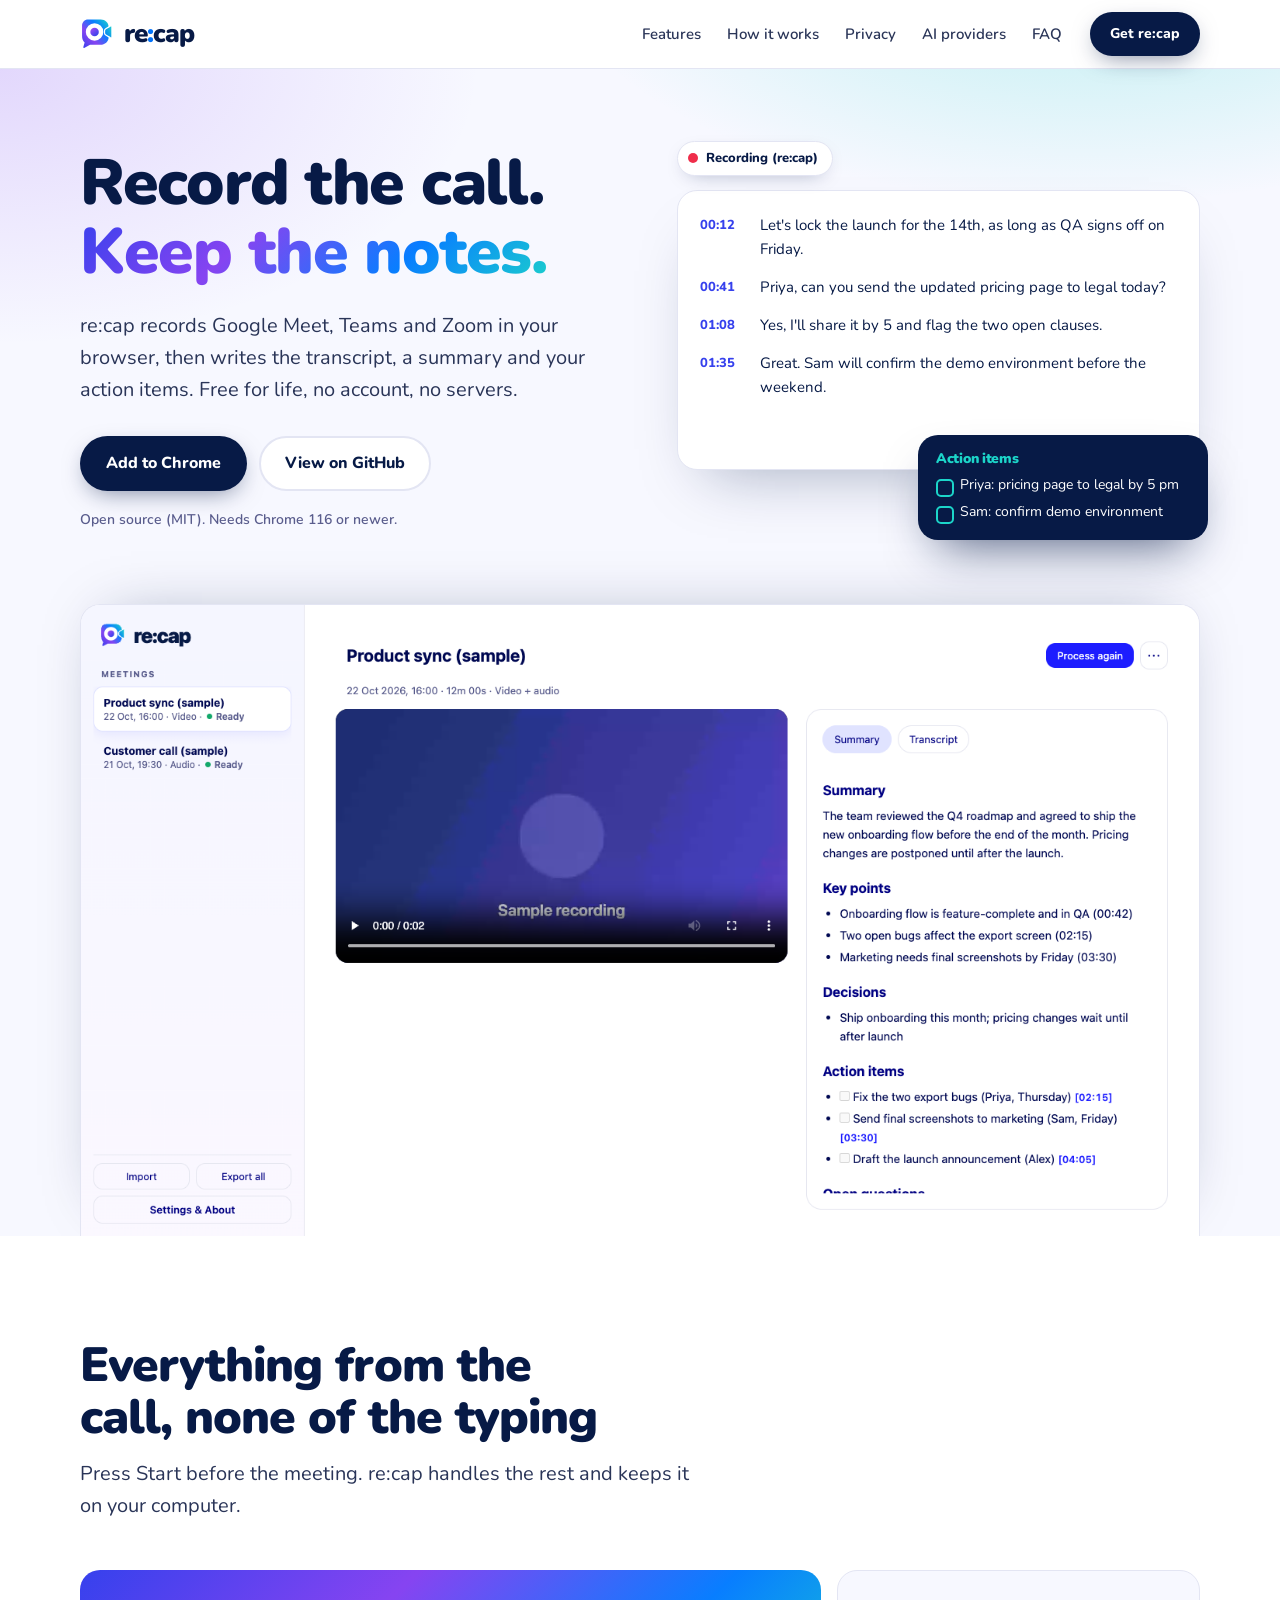
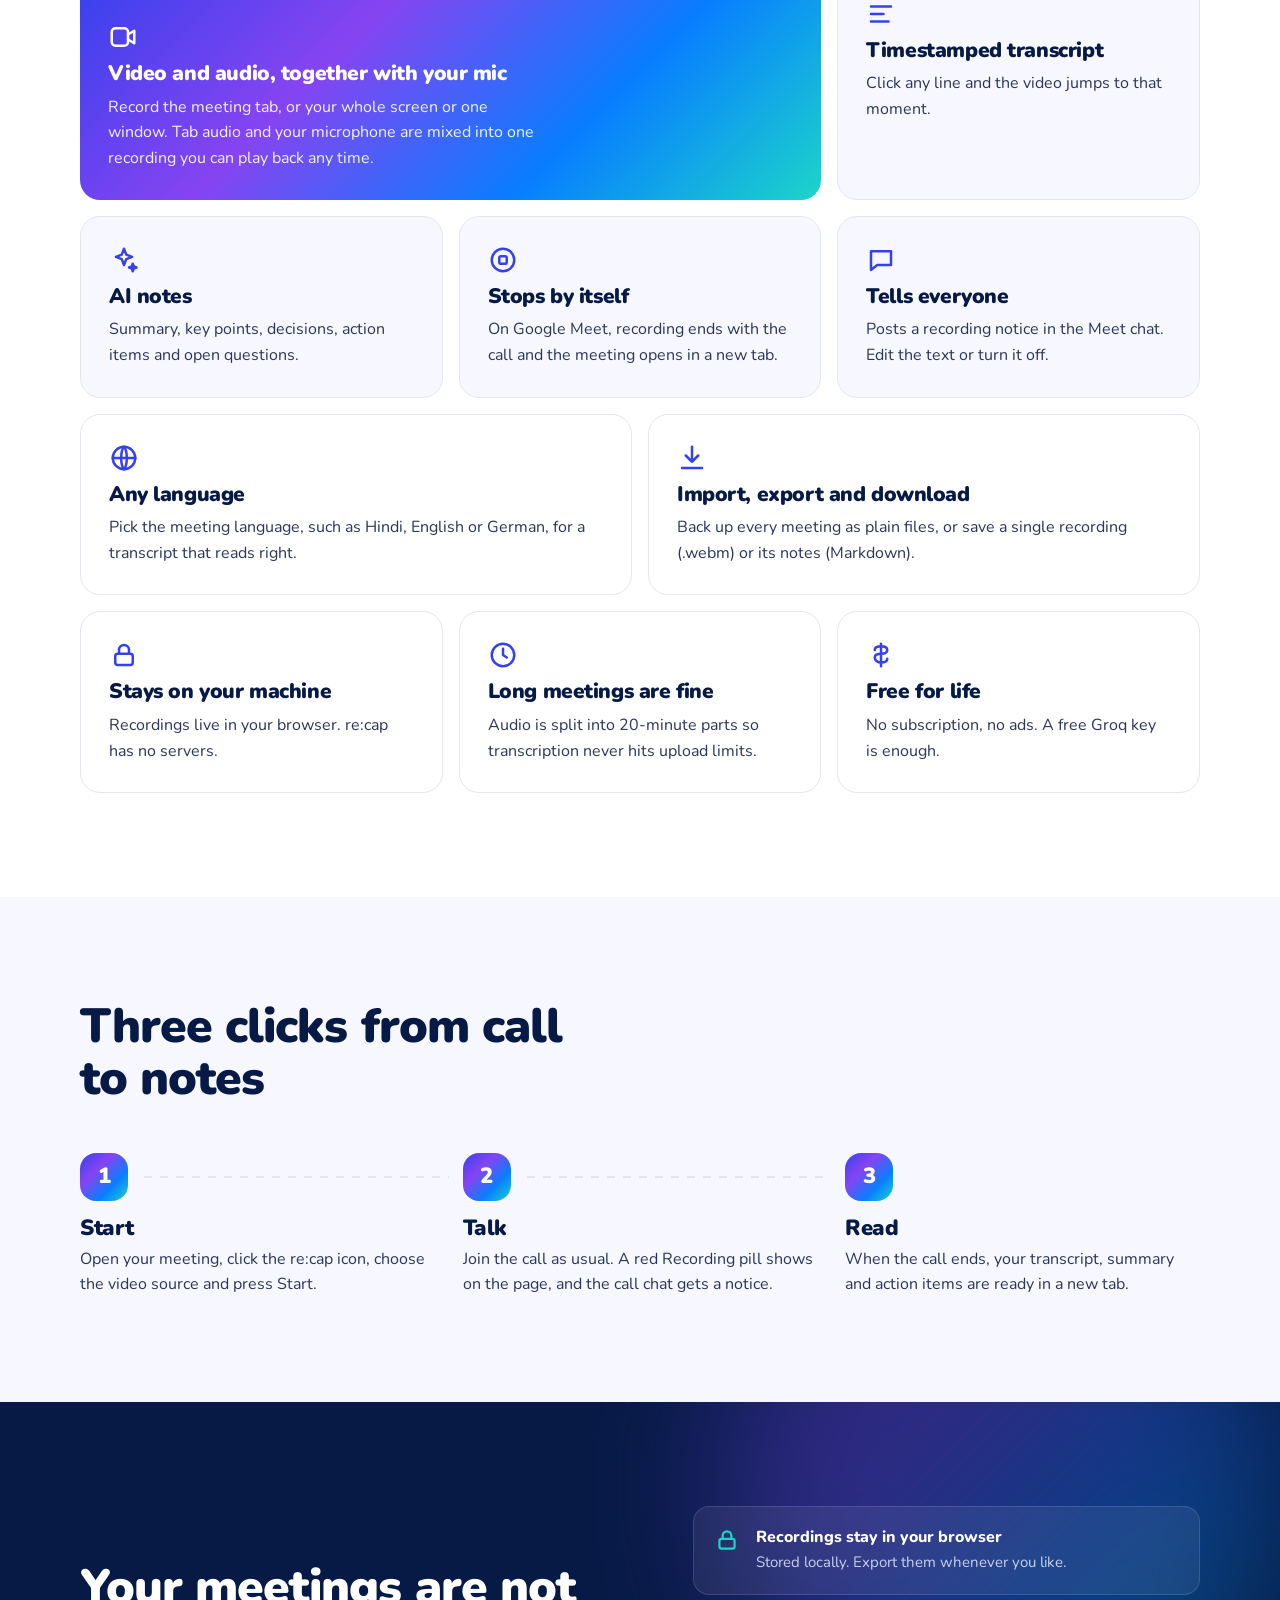
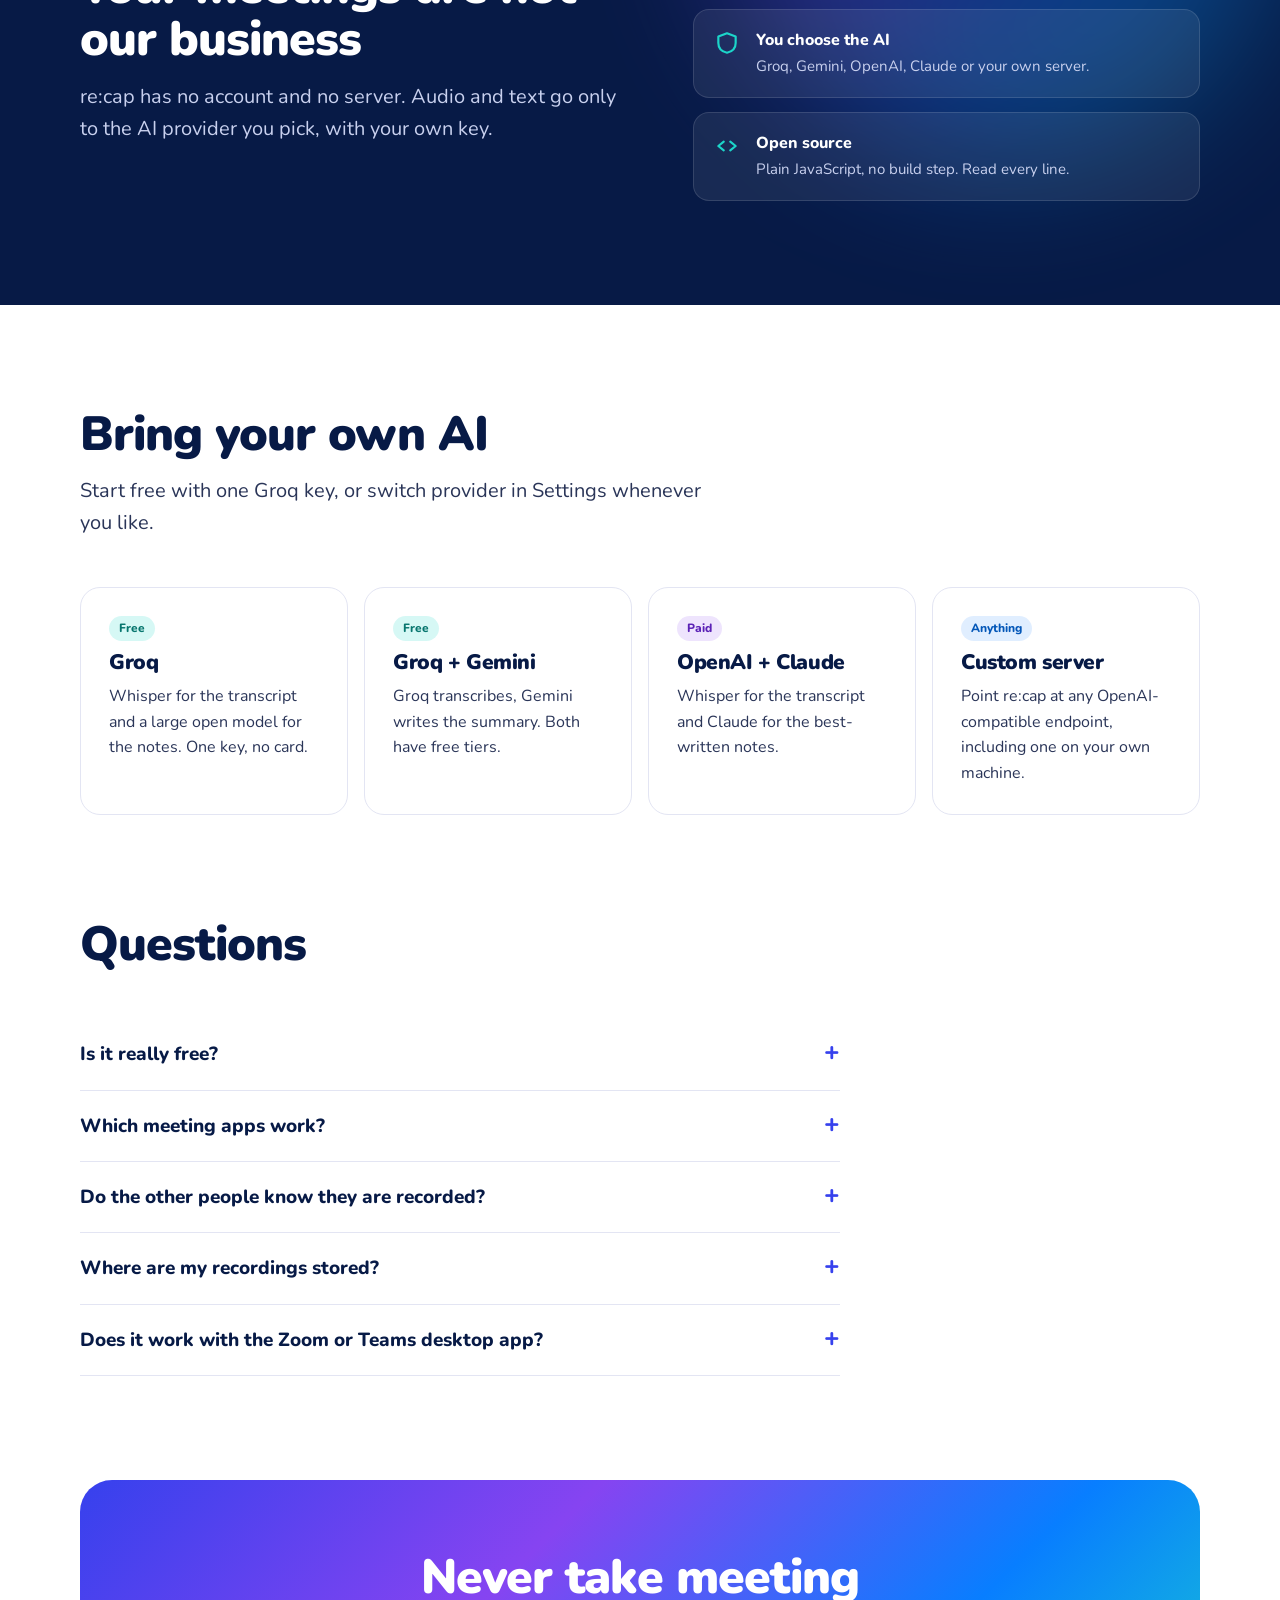
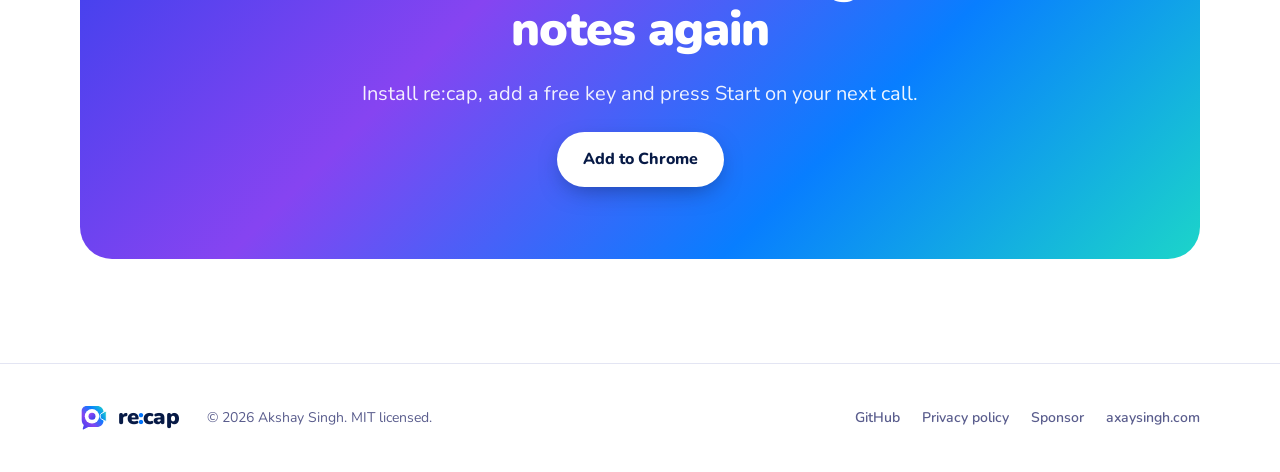
<file: docs/index.html>
<!doctype html>
<html lang="en">
<head>
<meta charset="utf-8">
<meta name="viewport" content="width=device-width, initial-scale=1">
<title>re:cap – Record meetings, get the notes</title>
<meta name="description" content="re:cap is a free Chrome extension that records Google Meet, Teams and Zoom calls in your browser and turns them into a transcript, an AI summary and action items. No account, no servers.">
<meta property="og:title" content="re:cap – Record meetings, get the notes">
<meta property="og:description" content="Free Chrome extension. Record a call, get the transcript, summary and action items. Your recordings stay on your machine.">
<meta property="og:image" content="screenshot-meeting.png">
<link rel="icon" href="assets/favicon.svg" type="image/svg+xml">
<link rel="preconnect" href="https://fonts.googleapis.com">
<link rel="preconnect" href="https://fonts.gstatic.com" crossorigin>
<link href="https://fonts.googleapis.com/css2?family=Nunito:wght@400;600;800;900&display=swap" rel="stylesheet">
<style>
:root{
  --ink:#071a46; --ink-2:#2a3558; --muted:#5a5d8d; --line:#e3e5f3; --bg:#f7f8ff; --white:#fff;
  --indigo:#3641ed; --violet:#8644f1; --blue:#0072fa; --cyan:#1cd5c9; --pink:#ab49f8;
  --grad:linear-gradient(135deg,#3641ed 0%,#8644f1 35%,#087eff 68%,#1cd5c9 100%);
  --radius:20px;
}
*{box-sizing:border-box;margin:0}
html{scroll-behavior:smooth}
body{overflow-x:clip;font-family:"Nunito",system-ui,sans-serif;color:var(--ink);background:var(--white);line-height:1.6;-webkit-font-smoothing:antialiased}
img{max-width:100%;height:auto;display:block}
a{color:inherit}
:focus-visible{outline:3px solid var(--blue);outline-offset:3px;border-radius:6px}
.wrap{width:calc(100% - 40px);max-width:1120px;margin-left:auto;margin-right:auto}
h1,h2,h3{font-weight:900;letter-spacing:-.02em;line-height:1.08}
h2{font-size:clamp(30px,4.4vw,48px);max-width:18ch}
.lead{font-size:clamp(17px,2vw,20px);color:var(--ink-2);max-width:52ch}

/* nav */
header{position:sticky;top:0;z-index:20;background:rgba(255,255,255,.82);backdrop-filter:blur(14px);border-bottom:1px solid var(--line)}
nav{display:flex;align-items:center;gap:28px;height:68px}
.brand{display:flex;align-items:center;gap:10px;text-decoration:none;font-weight:900;font-size:26px;letter-spacing:-.04em}
.brand img{width:34px;height:34px}
.brand i{font-style:normal;color:var(--blue)}
nav .links{margin-left:auto;display:flex;gap:26px;font-weight:600;font-size:15px}
nav .links a{text-decoration:none;color:var(--ink-2)}
nav .links a:hover{color:var(--indigo)}
.btn{display:inline-flex;align-items:center;gap:8px;padding:13px 24px;border-radius:999px;font-weight:800;font-size:16px;text-decoration:none;border:2px solid transparent;transition:transform .15s,box-shadow .15s}
.btn:hover{transform:translateY(-2px)}
.btn-primary{background:var(--ink);color:#fff;box-shadow:0 8px 24px -8px rgba(7,26,70,.55)}
.btn-ghost{border-color:var(--line);background:#fff}
.btn-ghost:hover{border-color:var(--indigo)}
.btn-sm{padding:9px 18px;font-size:14px}

/* hero */
.hero{position:relative;overflow:hidden;padding:72px 0 0;background:
  radial-gradient(900px 420px at 85% -10%,rgba(28,213,201,.28),transparent 60%),
  radial-gradient(800px 460px at 0% 0%,rgba(134,68,241,.18),transparent 60%),var(--bg)}
.hero-grid{display:grid;grid-template-columns:minmax(0,1.05fr) minmax(0,1fr);gap:48px;align-items:center}
.hero h1{font-size:clamp(38px,5vw,64px);margin-bottom:22px}
.hero h1 span{background:var(--grad);-webkit-background-clip:text;background-clip:text;color:transparent}
.cta{display:flex;flex-wrap:wrap;gap:12px;margin:30px 0 18px}
.fine{font-size:14px;color:var(--muted);font-weight:600}

.demo{position:relative;padding-bottom:70px}
.rec{display:inline-flex;align-items:center;gap:8px;background:#fff;border:1px solid var(--line);border-radius:999px;padding:6px 14px 6px 10px;font-weight:800;font-size:13px;box-shadow:0 6px 20px -10px rgba(7,26,70,.4)}
.rec b{width:10px;height:10px;border-radius:50%;background:#ef2d4a;animation:pulse 1.6s infinite}
@keyframes pulse{50%{opacity:.25}}
.card{background:#fff;border:1px solid var(--line);border-radius:var(--radius);box-shadow:0 30px 60px -30px rgba(7,26,70,.35)}
.transcript{margin-top:14px;padding:22px;display:grid;gap:14px;min-height:262px;padding-bottom:70px;align-content:start}
.line{display:grid;grid-template-columns:48px 1fr;gap:12px;font-size:15px;opacity:0;transform:translateY(6px);animation:in .5s forwards}
.line time{font-weight:800;color:var(--indigo);font-size:13px;padding-top:2px}
.line:nth-child(1){animation-delay:.4s}.line:nth-child(2){animation-delay:1.6s}.line:nth-child(3){animation-delay:2.8s}.line:nth-child(4){animation-delay:4s}
@keyframes in{to{opacity:1;transform:none}}
.todo{position:absolute;right:-8px;bottom:0;width:min(290px,80%);padding:16px 18px;background:var(--ink);color:#fff;border-radius:var(--radius);box-shadow:0 24px 50px -20px rgba(7,26,70,.7);opacity:0;animation:in .6s 5.2s forwards}
.todo h3{font-size:14px;margin-bottom:8px;color:var(--cyan)}
.todo ul{padding:0}
.todo li{list-style:none;font-size:14px;padding-left:24px;position:relative;margin-top:5px}
.todo li::before{content:"";position:absolute;left:0;top:5px;width:14px;height:14px;border-radius:5px;border:2px solid var(--cyan)}
.shot{margin-top:64px;border-radius:var(--radius) var(--radius) 0 0;border:1px solid var(--line);border-bottom:0;box-shadow:0 -10px 60px -30px rgba(7,26,70,.4);overflow:hidden;background:#fff}

/* sections */
section{padding:104px 0}
.sec-head{margin-bottom:48px;display:grid;gap:14px}

/* bento */
.bento{display:grid;grid-template-columns:repeat(6,1fr);gap:16px}
.tile{padding:28px;border-radius:var(--radius);background:var(--bg);border:1px solid var(--line);display:flex;flex-direction:column;gap:10px}
.tile h3{font-size:21px}
.tile p{color:var(--ink-2);font-size:16px}
.tile svg{width:30px;height:30px;stroke:var(--indigo);fill:none;stroke-width:2;stroke-linecap:round;stroke-linejoin:round}
.t-a{grid-column:span 4;background:var(--grad);color:#fff;border:0;min-height:230px;justify-content:flex-end}
.t-a p,.t-a h3{color:#fff}.t-a p{opacity:.92;max-width:44ch}.t-a svg{stroke:#fff}
.t-b{grid-column:span 2}.t-c{grid-column:span 2}.t-d{grid-column:span 2}.t-e{grid-column:span 2}
.t-f{grid-column:span 3;background:#fff}.t-g{grid-column:span 3;background:#fff}
.t-h{grid-column:span 2;background:#fff}.t-i{grid-column:span 2;background:#fff}.t-j{grid-column:span 2;background:#fff}

/* steps */
.steps{background:var(--bg)}
.steps ol{list-style:none;padding:0;display:grid;grid-template-columns:repeat(3,1fr);gap:28px;counter-reset:s}
.steps li{counter-increment:s;position:relative;padding-top:64px}
.steps li::before{content:counter(s);position:absolute;top:0;left:0;width:48px;height:48px;border-radius:16px;background:var(--grad);color:#fff;font-weight:900;font-size:22px;display:grid;place-items:center}
.steps li:not(:last-child)::after{content:"";position:absolute;top:23px;left:64px;right:-14px;height:2px;background:repeating-linear-gradient(90deg,var(--line) 0 8px,transparent 8px 16px)}
.steps h3{font-size:22px;margin-bottom:6px}
.steps p{color:var(--ink-2)}

/* privacy band */
.band{background:var(--ink);color:#fff;position:relative;overflow:hidden}
.band::before{content:"";position:absolute;width:560px;height:560px;right:0;top:-200px;border-radius:50%;background:var(--grad);opacity:.35;filter:blur(70px)}
.band .wrap{position:relative;display:grid;grid-template-columns:1.1fr 1fr;gap:56px;align-items:center}
.band .lead{color:#c8d0ee}
.facts{display:grid;gap:14px}
.fact{display:flex;gap:16px;padding:18px 20px;border-radius:16px;background:rgba(255,255,255,.07);border:1px solid rgba(255,255,255,.12)}
.fact svg{flex:none;width:26px;height:26px;stroke:var(--cyan);fill:none;stroke-width:2;stroke-linecap:round;stroke-linejoin:round;margin-top:2px}
.fact b{display:block;font-weight:800}
.fact span{color:#c8d0ee;font-size:15px}

/* providers */
.prov{display:grid;grid-template-columns:repeat(4,1fr);gap:16px}
.prov .tile{background:#fff}
.tag{align-self:flex-start;font-size:12px;font-weight:800;padding:3px 10px;border-radius:999px;background:rgba(28,213,201,.18);color:#08766f}
.tag.paid{background:rgba(134,68,241,.14);color:#5b21b6}
.tag.any{background:rgba(0,114,250,.12);color:#0457b8}

/* faq */
.faq{max-width:760px}
details{border-bottom:1px solid var(--line);padding:20px 0}
summary{cursor:pointer;font-weight:800;font-size:19px;list-style:none;display:flex;justify-content:space-between;gap:20px}
summary::-webkit-details-marker{display:none}
summary::after{content:"+";font-size:26px;line-height:1;color:var(--indigo);transition:transform .2s}
details[open] summary::after{transform:rotate(45deg)}
details p{margin-top:10px;color:var(--ink-2)}

/* final cta + footer */
.final{padding:0 0 104px}
.final .box{border-radius:32px;padding:72px 32px;text-align:center;color:#fff;background:var(--grad);display:grid;gap:22px;justify-items:center}
.final h2{max-width:16ch}
.final .btn-primary{background:#fff;color:var(--ink)}
footer{border-top:1px solid var(--line);padding:36px 0;font-size:14px;color:var(--muted)}
footer .wrap{display:flex;flex-wrap:wrap;gap:16px 28px;align-items:center}
footer .brand{font-size:22px;color:var(--ink)}
footer .brand img{width:28px;height:28px}
footer .r{margin-left:auto;display:flex;gap:22px;flex-wrap:wrap}
footer a{text-decoration:none;font-weight:600}footer a:hover{color:var(--indigo)}

@media (max-width:900px){
  nav .links{display:none}nav .btn{margin-left:auto}
  .hero-grid,.band .wrap{grid-template-columns:minmax(0,1fr)}
  .bento{grid-template-columns:repeat(2,minmax(0,1fr))}
  .t-a{grid-column:span 2}.t-b,.t-c,.t-d,.t-e,.t-f,.t-g,.t-h,.t-i,.t-j{grid-column:span 1}
  .steps ol{grid-template-columns:1fr}.steps li:not(:last-child)::after{display:none}
  .prov{grid-template-columns:1fr 1fr}
  section{padding:72px 0}
}
@media (max-width:560px){
  .bento,.prov{grid-template-columns:1fr}.t-a,.t-b,.t-c,.t-d,.t-e,.t-f,.t-g,.t-h,.t-i,.t-j{grid-column:auto}
  .todo{position:relative;right:auto;margin:14px 0 0;width:100%}
  footer .r{margin-left:0}
}
@media (prefers-reduced-motion:reduce){
  *{animation-duration:.01ms!important;animation-delay:0s!important;transition:none!important}
  html{scroll-behavior:auto}
}
</style>
</head>
<body>

<header>
  <div class="wrap">
    <nav aria-label="Main">
      <a class="brand" href="#top"><img src="assets/logo-mark.svg" alt=""><span>re<i>:</i>cap</span></a>
      <div class="links">
        <a href="#features">Features</a><a href="#how">How it works</a><a href="#privacy">Privacy</a><a href="#ai">AI providers</a><a href="#faq">FAQ</a>
      </div>
      <a class="btn btn-primary btn-sm" href="https://github.com/yudizaxay/re-cap#install">Get re:cap</a>
    </nav>
  </div>
</header>

<main id="top">
<div class="hero">
  <div class="wrap">
    <div class="hero-grid">
      <div>
        <h1>Record the call.<br><span>Keep the notes.</span></h1>
        <p class="lead">re:cap records Google Meet, Teams and Zoom in your browser, then writes the transcript, a summary and your action items. Free for life, no account, no servers.</p>
        <div class="cta">
          <a class="btn btn-primary" href="https://github.com/yudizaxay/re-cap#install">Add to Chrome</a>
          <a class="btn btn-ghost" href="https://github.com/yudizaxay/re-cap">View on GitHub</a>
        </div>
        <p class="fine">Open source (MIT). Needs Chrome 116 or newer.</p>
      </div>

      <div class="demo" aria-label="Example of a live transcript and action items">
        <span class="rec"><b></b>Recording (re:cap)</span>
        <div class="card transcript">
          <div class="line"><time>00:12</time><span>Let's lock the launch for the 14th, as long as QA signs off on Friday.</span></div>
          <div class="line"><time>00:41</time><span>Priya, can you send the updated pricing page to legal today?</span></div>
          <div class="line"><time>01:08</time><span>Yes, I'll share it by 5 and flag the two open clauses.</span></div>
          <div class="line"><time>01:35</time><span>Great. Sam will confirm the demo environment before the weekend.</span></div>
        </div>
        <div class="todo">
          <h3>Action items</h3>
          <ul>
            <li>Priya: pricing page to legal by 5 pm</li>
            <li>Sam: confirm demo environment</li>
          </ul>
        </div>
      </div>
    </div>

    <div class="shot">
      <img src="screenshot-meeting.png" width="1440" height="813" alt="re:cap meeting page with the video, summary and action items">
    </div>
  </div>
</div>

<section id="features">
  <div class="wrap">
    <div class="sec-head">
      <h2>Everything from the call, none of the typing</h2>
      <p class="lead">Press Start before the meeting. re:cap handles the rest and keeps it on your computer.</p>
    </div>
    <div class="bento">
      <div class="tile t-a">
        <svg viewBox="0 0 24 24"><rect x="3" y="5" width="13" height="14" rx="3"/><path d="M16 10l5-3v10l-5-3"/></svg>
        <h3>Video and audio, together with your mic</h3>
        <p>Record the meeting tab, or your whole screen or one window. Tab audio and your microphone are mixed into one recording you can play back any time.</p>
      </div>
      <div class="tile t-b">
        <svg viewBox="0 0 24 24"><path d="M4 6h16M4 12h10M4 18h14"/></svg>
        <h3>Timestamped transcript</h3>
        <p>Click any line and the video jumps to that moment.</p>
      </div>
      <div class="tile t-c">
        <svg viewBox="0 0 24 24"><path d="M12 3l1.8 4.7L18.5 9.5l-4.7 1.8L12 16l-1.8-4.7L5.5 9.5l4.7-1.8z"/><path d="M19 15l.8 2.2L22 18l-2.2.8L19 21l-.8-2.2L16 18l2.2-.8z"/></svg>
        <h3>AI notes</h3>
        <p>Summary, key points, decisions, action items and open questions.</p>
      </div>
      <div class="tile t-d">
        <svg viewBox="0 0 24 24"><circle cx="12" cy="12" r="9"/><rect x="9" y="9" width="6" height="6" rx="1.5"/></svg>
        <h3>Stops by itself</h3>
        <p>On Google Meet, recording ends with the call and the meeting opens in a new tab.</p>
      </div>
      <div class="tile t-e">
        <svg viewBox="0 0 24 24"><path d="M4 5h16v11H9l-5 4z"/></svg>
        <h3>Tells everyone</h3>
        <p>Posts a recording notice in the Meet chat. Edit the text or turn it off.</p>
      </div>
      <div class="tile t-f">
        <svg viewBox="0 0 24 24"><circle cx="12" cy="12" r="9"/><path d="M3 12h18M12 3c3 3.3 3 14.7 0 18M12 3c-3 3.3-3 14.7 0 18"/></svg>
        <h3>Any language</h3>
        <p>Pick the meeting language, such as Hindi, English or German, for a transcript that reads right.</p>
      </div>
      <div class="tile t-g">
        <svg viewBox="0 0 24 24"><path d="M12 3v12M7 10l5 5 5-5M4 20h16"/></svg>
        <h3>Import, export and download</h3>
        <p>Back up every meeting as plain files, or save a single recording (.webm) or its notes (Markdown).</p>
      </div>
      <div class="tile t-h">
        <svg viewBox="0 0 24 24"><rect x="5" y="11" width="14" height="9" rx="2"/><path d="M8 11V8a4 4 0 018 0v3"/></svg>
        <h3>Stays on your machine</h3>
        <p>Recordings live in your browser. re:cap has no servers.</p>
      </div>
      <div class="tile t-i">
        <svg viewBox="0 0 24 24"><circle cx="12" cy="12" r="9"/><path d="M12 7v5l3 2"/></svg>
        <h3>Long meetings are fine</h3>
        <p>Audio is split into 20-minute parts so transcription never hits upload limits.</p>
      </div>
      <div class="tile t-j">
        <svg viewBox="0 0 24 24"><path d="M12 3v18M7 8c0-2 2-3 5-3s5 1 5 3-2 3-5 3-5 1-5 3 2 4 5 4 5-1 5-3"/></svg>
        <h3>Free for life</h3>
        <p>No subscription, no ads. A free Groq key is enough.</p>
      </div>
    </div>
  </div>
</section>

<section id="how" class="steps">
  <div class="wrap">
    <div class="sec-head"><h2>Three clicks from call to notes</h2></div>
    <ol>
      <li><h3>Start</h3><p>Open your meeting, click the re:cap icon, choose the video source and press Start.</p></li>
      <li><h3>Talk</h3><p>Join the call as usual. A red Recording pill shows on the page, and the call chat gets a notice.</p></li>
      <li><h3>Read</h3><p>When the call ends, your transcript, summary and action items are ready in a new tab.</p></li>
    </ol>
  </div>
</section>

<section id="privacy" class="band">
  <div class="wrap">
    <div>
      <h2>Your meetings are not our business</h2>
      <p class="lead" style="margin-top:16px">re:cap has no account and no server. Audio and text go only to the AI provider you pick, with your own key.</p>
    </div>
    <div class="facts">
      <div class="fact"><svg viewBox="0 0 24 24"><rect x="5" y="11" width="14" height="9" rx="2"/><path d="M8 11V8a4 4 0 018 0v3"/></svg><div><b>Recordings stay in your browser</b><span>Stored locally. Export them whenever you like.</span></div></div>
      <div class="fact"><svg viewBox="0 0 24 24"><path d="M12 3l8 3v6c0 5-3.5 8-8 9-4.5-1-8-4-8-9V6z"/></svg><div><b>You choose the AI</b><span>Groq, Gemini, OpenAI, Claude or your own server.</span></div></div>
      <div class="fact"><svg viewBox="0 0 24 24"><path d="M9 8l-5 4 5 4M15 8l5 4-5 4"/></svg><div><b>Open source</b><span>Plain JavaScript, no build step. Read every line.</span></div></div>
    </div>
  </div>
</section>

<section id="ai">
  <div class="wrap">
    <div class="sec-head">
      <h2>Bring your own AI</h2>
      <p class="lead">Start free with one Groq key, or switch provider in Settings whenever you like.</p>
    </div>
    <div class="prov">
      <div class="tile"><span class="tag">Free</span><h3>Groq</h3><p>Whisper for the transcript and a large open model for the notes. One key, no card.</p></div>
      <div class="tile"><span class="tag">Free</span><h3>Groq + Gemini</h3><p>Groq transcribes, Gemini writes the summary. Both have free tiers.</p></div>
      <div class="tile"><span class="tag paid">Paid</span><h3>OpenAI + Claude</h3><p>Whisper for the transcript and Claude for the best-written notes.</p></div>
      <div class="tile"><span class="tag any">Anything</span><h3>Custom server</h3><p>Point re:cap at any OpenAI-compatible endpoint, including one on your own machine.</p></div>
    </div>
  </div>
</section>

<section id="faq" style="padding-top:0">
  <div class="wrap">
    <div class="sec-head"><h2>Questions</h2></div>
    <div class="faq">
      <details><summary>Is it really free?</summary><p>Yes. re:cap has no subscription and no ads. You use your own API key, and Groq offers one for free without a credit card.</p></details>
      <details><summary>Which meeting apps work?</summary><p>Google Meet has the most support, including auto-stop and the chat notice. Teams, Zoom (web) and any other site open in a browser tab can be recorded too, and you press Stop yourself.</p></details>
      <details><summary>Do the other people know they are recorded?</summary><p>On Google Meet, re:cap posts a notice in the call chat from your account. On other sites, please tell participants yourself. You are responsible for recording only where you have permission.</p></details>
      <details><summary>Where are my recordings stored?</summary><p>In your browser's storage on your computer. Clearing browser data or removing the extension deletes them, so use Export to keep a copy.</p></details>
      <details><summary>Does it work with the Zoom or Teams desktop app?</summary><p>Whole-screen mode records the picture, but on macOS the other side's voice is not captured. Browser tabs carry call audio, so use the web version for best results.</p></details>
    </div>
  </div>
</section>

<div class="final">
  <div class="wrap">
    <div class="box">
      <h2>Never take meeting notes again</h2>
      <p class="lead" style="color:#fff;opacity:.92">Install re:cap, add a free key and press Start on your next call.</p>
      <a class="btn btn-primary" href="https://github.com/yudizaxay/re-cap#install">Add to Chrome</a>
    </div>
  </div>
</div>
</main>

<footer>
  <div class="wrap">
    <a class="brand" href="#top"><img src="assets/logo-mark.svg" alt=""><span>re<i>:</i>cap</span></a>
    <span>© 2026 Akshay Singh. MIT licensed.</span>
    <div class="r">
      <a href="https://github.com/yudizaxay/re-cap">GitHub</a>
      <a href="https://github.com/yudizaxay/re-cap/blob/main/PRIVACY.md">Privacy policy</a>
      <a href="https://github.com/sponsors/yudizaxay">Sponsor</a>
      <a href="https://axaysingh.com">axaysingh.com</a>
    </div>
  </div>
</footer>
</body>
</html>
</file>
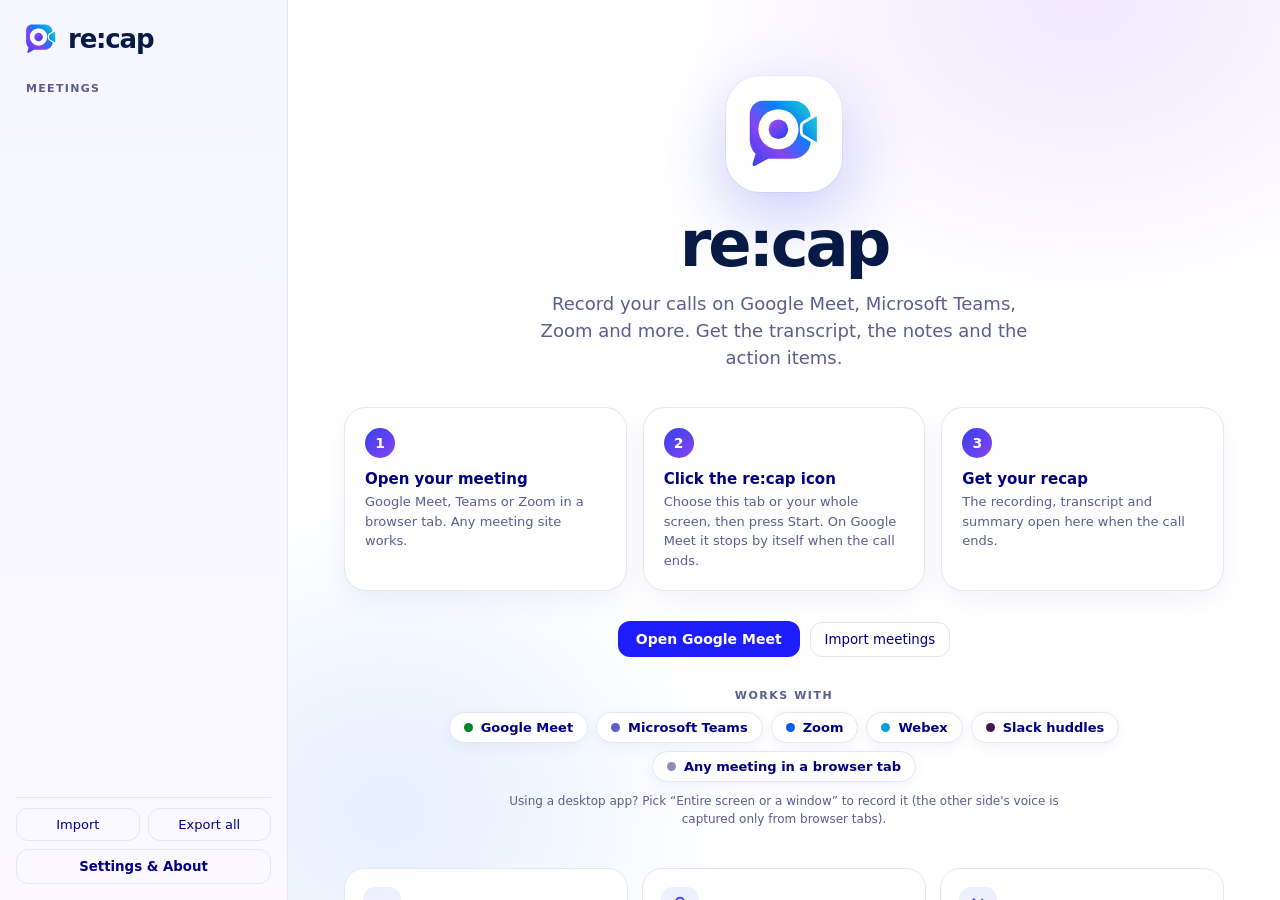
<file: app.html>
<!doctype html>
<html lang="en">
<head><meta charset="utf-8"><title>re:cap</title><link rel="icon" href="icons/favicon.svg" type="image/svg+xml"><link rel="icon" href="icons/icon-32.png" sizes="32x32" type="image/png"><link rel="stylesheet" href="app.css"></head>
<body>
  <aside>
    <a class="brand" href="#" id="home" aria-label="re:cap home"><img src="icons/logo-mark.svg" alt=""><span>re:cap</span></a>
    <div class="side-label">Meetings</div>
    <ul id="list"></ul>
    <div class="side-foot">
      <p id="io-status" class="muted small" hidden></p>
      <div class="io">
        <button id="import" class="ghost sm">Import</button>
        <button id="export-all" class="ghost sm">Export all</button>
      </div>
      <button id="open-settings" class="ghost">Settings &amp; About</button>
    </div>
  </aside>
  <main>
    <section id="empty" class="hero">
      <div class="hero-logo"><img src="icons/logo-mark.svg" alt=""></div>
      <h1 class="hero-name">re:cap</h1>
      <p class="hero-tag">Record your calls on Google Meet, Microsoft Teams, Zoom and more. Get the transcript, the notes and the action items.</p>
      <div class="steps">
        <div class="step"><b>1</b><h4>Open your meeting</h4><p>Google Meet, Teams or Zoom in a browser tab. Any meeting site works.</p></div>
        <div class="step"><b>2</b><h4>Click the re:cap icon</h4><p>Choose this tab or your whole screen, then press Start. On Google Meet it stops by itself when the call ends.</p></div>
        <div class="step"><b>3</b><h4>Get your recap</h4><p>The recording, transcript and summary open here when the call ends.</p></div>
      </div>
      <div class="hero-actions">
        <a class="btn" href="https://meet.google.com/" target="_blank">Open Google Meet</a>
        <button id="import-2" class="ghost">Import meetings</button>
      </div>
      <div class="apps">
        <span class="apps-label">Works with</span>
        <ul>
          <li><i style="background:#00832d"></i>Google Meet</li>
          <li><i style="background:#5b5fc7"></i>Microsoft Teams</li>
          <li><i style="background:#0b5cff"></i>Zoom</li>
          <li><i style="background:#049fd9"></i>Webex</li>
          <li><i style="background:#4a154b"></i>Slack huddles</li>
          <li><i style="background:#8a8fb5"></i>Any meeting in a browser tab</li>
        </ul>
        <p class="apps-note">Using a desktop app? Pick “Entire screen or a window” to record it (the other side's voice is captured only from browser tabs).</p>
      </div>
      <div class="features">
        <div class="feat"><span class="ico"><svg viewBox="0 0 24 24" fill="none" stroke="currentColor" stroke-width="2" stroke-linecap="round" stroke-linejoin="round" aria-hidden="true"><path d="M6 16c5 0 7-8 12-8a4 4 0 0 1 0 8c-5 0-7-8-12-8a4 4 0 1 0 0 8"/></svg></span><h4>Free for life</h4><p>No account, no subscription, no ads. Just bring your own free API key.</p></div>
        <div class="feat"><span class="ico"><svg viewBox="0 0 24 24" fill="none" stroke="currentColor" stroke-width="2" stroke-linecap="round" stroke-linejoin="round" aria-hidden="true"><rect x="3" y="11" width="18" height="11" rx="2"/><path d="M7 11V7a5 5 0 0 1 10 0v4"/></svg></span><h4>Stays on your machine</h4><p>Recordings are stored in your browser. re:cap has no servers to leak from.</p></div>
        <div class="feat"><span class="ico"><svg viewBox="0 0 24 24" fill="none" stroke="currentColor" stroke-width="2" stroke-linecap="round" stroke-linejoin="round" aria-hidden="true"><path d="m21 16-4 4-4-4"/><path d="M17 20V4"/><path d="m3 8 4-4 4 4"/><path d="M7 4v16"/></svg></span><h4>Import &amp; export</h4><p>Back up every meeting as plain files, and bring them back any time.</p></div>
        <div class="feat"><span class="ico"><svg viewBox="0 0 24 24" fill="none" stroke="currentColor" stroke-width="2" stroke-linecap="round" stroke-linejoin="round" aria-hidden="true"><path d="M21 15v4a2 2 0 0 1-2 2H5a2 2 0 0 1-2-2v-4"/><path d="m7 10 5 5 5-5"/><path d="M12 15V3"/></svg></span><h4>Download anything</h4><p>Save the video, the transcript or the notes from the ⋯ menu of any meeting.</p></div>
        <div class="feat"><span class="ico"><svg viewBox="0 0 24 24" fill="none" stroke="currentColor" stroke-width="2" stroke-linecap="round" stroke-linejoin="round" aria-hidden="true"><path d="m16 13 5.223 3.482a.5.5 0 0 0 .777-.416V7.87a.5.5 0 0 0-.752-.432L16 10.5"/><rect x="2" y="6" width="14" height="12" rx="2"/></svg></span><h4>Video + audio</h4><p>Record the tab or your whole screen, along with your microphone.</p></div>
        <div class="feat"><span class="ico"><svg viewBox="0 0 24 24" fill="none" stroke="currentColor" stroke-width="2" stroke-linecap="round" stroke-linejoin="round" aria-hidden="true"><path d="M9.937 15.5A2 2 0 0 0 8.5 14.063l-6.135-1.582a.5.5 0 0 1 0-.962L8.5 9.936A2 2 0 0 0 9.937 8.5l1.582-6.135a.5.5 0 0 1 .963 0L14.063 8.5A2 2 0 0 0 15.5 9.937l6.135 1.581a.5.5 0 0 1 0 .964L15.5 14.063a2 2 0 0 0-1.437 1.437l-1.582 6.135a.5.5 0 0 1-.963 0z"/><path d="M20 3v4"/><path d="M22 5h-4"/><path d="M4 17v2"/><path d="M5 18H3"/></svg></span><h4>Transcript &amp; AI notes</h4><p>Summary, decisions and action items, with timestamps that jump the video.</p></div>
      </div>
    </section>
    <section id="detail" hidden>
      <header class="d-head">
        <input id="title" aria-label="Meeting title">
        <div class="actions">
          <button id="reprocess" class="primary sm">Process again</button>
          <details class="menu" id="menu">
            <summary aria-label="More actions">⋯</summary>
            <div class="menu-pop">
              <button id="copy">Copy current tab</button>
              <button id="download">Download notes (.md)</button>
              <button id="download-media">Save recording (.webm)</button>
              <button id="export-one">Export this meeting (folder)</button>
              <button id="delete" class="danger">Delete meeting</button>
            </div>
          </details>
        </div>
      </header>
      <p id="meta" class="meta"></p>
      <div id="status" class="banner" hidden><span id="status-text"></span><button id="status-action" class="sm" hidden></button></div>
      <div class="cols">
        <div class="left"><div id="player"></div></div>
        <div class="right">
          <div class="tabs"><button data-tab="summary" class="active">Summary</button><button data-tab="transcript">Transcript</button></div>
          <article id="content"></article>
        </div>
      </div>
    </section>
  </main>

  <dialog id="confirm" class="small">
    <form method="dialog">
      <div class="confirm-icon" id="confirm-icon"></div>
      <h3 id="confirm-title"></h3>
      <p id="confirm-text" class="muted"></p>
      <div class="row end">
        <button value="cancel" class="ghost" id="confirm-cancel">Cancel</button>
        <button value="ok" id="confirm-ok" class="primary"></button>
      </div>
    </form>
  </dialog>

  <dialog id="settings">
    <form method="dialog">
      <div class="dtabs">
        <button type="button" data-pane="settings" class="active">Settings</button>
        <button type="button" data-pane="about">About</button>
      </div>
      <div id="pane-settings" class="pane">

      <label>AI provider
        <select id="provider">
          <option value="groq">Groq: free (recommended)</option>
          <option value="gemini">Groq transcript + Gemini summary: both free</option>
          <option value="paid">OpenAI + Anthropic: paid</option>
          <option value="custom">Custom (advanced)</option>
        </select>
      </label>

      <div data-panel="groq" class="panel">
        <label>Groq API key <input id="g-key" type="password" autocomplete="off" placeholder="gsk_..."></label>
        <p class="muted">Free, no card. Get a key at <a href="https://console.groq.com/keys" target="_blank">console.groq.com/keys</a>. It does the transcript and the summary.</p>
      </div>

      <div data-panel="gemini" class="panel" hidden>
        <label>Groq API key <small>(transcript)</small><input id="m-gkey" type="password" autocomplete="off" placeholder="gsk_..."></label>
        <label>Gemini API key <small>(summary)</small><input id="m-mkey" type="password" autocomplete="off" placeholder="AIza..."></label>
        <p class="muted">Free Gemini key: <a href="https://aistudio.google.com/apikey" target="_blank">aistudio.google.com/apikey</a>. On Google's free tier, prompts may be used to improve their products, so avoid confidential calls.</p>
      </div>

      <div data-panel="paid" class="panel" hidden>
        <label>OpenAI API key <small>(transcript)</small><input id="p-okey" type="password" autocomplete="off" placeholder="sk-..."></label>
        <label>Anthropic API key <small>(summary)</small><input id="p-akey" type="password" autocomplete="off" placeholder="sk-ant-..."></label>
      </div>

      <div data-panel="custom" class="panel" hidden>
        <label>Transcription API key<input id="c-tkey" type="password" autocomplete="off"></label>
        <label>Transcription base URL<input id="c-turl"></label>
        <label>Transcription model<input id="c-tmodel"></label>
        <label>Summary base URL <small>(OpenAI-compatible; blank = Anthropic)</small><input id="c-surl"></label>
        <label>Summary model<input id="c-smodel"></label>
        <label>Summary API key <small>(blank = reuse transcription key)</small><input id="c-skey" type="password" autocomplete="off"></label>
        <label>Anthropic API key <small>(only if summary URL is blank)</small><input id="c-akey" type="password" autocomplete="off"></label>
      </div>

      <label>Meeting language <small>(set this for better accuracy; blank = auto-detect)</small><input id="lang" list="langs" placeholder="auto-detect"></label>
      <datalist id="langs">
        <option value="en" label="English"></option><option value="hi" label="Hindi / Hinglish"></option><option value="gu" label="Gujarati"></option>
        <option value="mr" label="Marathi"></option><option value="bn" label="Bengali"></option><option value="ta" label="Tamil"></option>
        <option value="te" label="Telugu"></option><option value="ur" label="Urdu"></option><option value="de" label="German"></option>
        <option value="es" label="Spanish"></option><option value="fr" label="French"></option><option value="pt" label="Portuguese"></option>
        <option value="ar" label="Arabic"></option><option value="ja" label="Japanese"></option>
      </datalist>

      <label class="check"><input type="checkbox" id="announce"> <span>Post a recording notice in the Meet chat<small>Recommended. Lets everyone on the call know it is being recorded.</small></span></label>

      <label>Chat notice text <small>(posted in the Meet chat when recording starts; blank = default)</small>
        <textarea id="notice" rows="3" placeholder="Heads up: I'm recording this meeting and creating an AI transcript and summary (re:cap). If you'd rather not be recorded, please tell me now."></textarea>
      </label>

      <div class="row"><button type="button" id="mic" class="ghost">Allow microphone</button><span id="mic-state" class="muted"></span></div>
      <p class="muted">Keys stay in this browser profile and are sent only to your chosen provider.</p>
      </div>

      <div id="pane-about" class="pane" hidden>
        <div class="about">
          <img src="icons/logo-mark.svg" class="about-logo" alt="">
          <h3>re:cap <small id="ver"></small></h3>
          <p class="muted">Record Google Meet calls, then get the transcript, summary and action items. Recordings stay in this browser unless you export them.</p>
          <div class="links" id="links">
            <a id="l-site" target="_blank" hidden>Website</a>
            <a id="l-github" target="_blank" hidden>GitHub</a>
            <a id="l-repo" target="_blank" hidden><svg viewBox="0 0 24 24" fill="none" stroke="currentColor" stroke-width="2" stroke-linecap="round" stroke-linejoin="round" aria-hidden="true"><path d="M12 2l3.09 6.26L22 9.27l-5 4.87 1.18 6.88L12 17.77l-6.18 3.25L7 14.14 2 9.27l6.91-1.01L12 2z"/></svg> Star the project</a>
            <a id="l-email" hidden>Email</a>
            <a id="l-sponsor" class="sponsor" target="_blank" hidden><svg viewBox="0 0 24 24" fill="none" stroke="currentColor" stroke-width="2" stroke-linecap="round" stroke-linejoin="round" aria-hidden="true"><path d="M19 14c1.49-1.46 3-3.21 3-5.5A5.5 5.5 0 0 0 16.5 3c-1.76 0-3 .5-4.5 2-1.5-1.5-2.74-2-4.5-2A5.5 5.5 0 0 0 2 8.5c0 2.3 1.5 4.05 3 5.5l7 7Z"/></svg> Sponsor</a>
          </div>
          <a id="sp-card" class="sp-card" target="_blank" hidden>
            <img id="sp-avatar" alt="">
            <div class="sp-text"><b id="sp-title"></b><p id="sp-bio"></p></div>
            <span class="sp-btn"><svg viewBox="0 0 24 24" fill="none" stroke="currentColor" stroke-width="2" stroke-linecap="round" stroke-linejoin="round" aria-hidden="true"><path d="M19 14c1.49-1.46 3-3.21 3-5.5A5.5 5.5 0 0 0 16.5 3c-1.76 0-3 .5-4.5 2-1.5-1.5-2.74-2-4.5-2A5.5 5.5 0 0 0 2 8.5c0 2.3 1.5 4.05 3 5.5l7 7Z"/></svg> Sponsor</span>
          </a>
        </div>
      </div>

      <div class="row end" id="settings-actions"><button value="cancel" class="ghost">Cancel</button><button id="save" value="ok" class="primary">Save</button></div>
      <div class="row end" id="about-actions" hidden><button value="cancel" class="primary">Close</button></div>
    </form>
  </dialog>
  <script type="module" src="app.js"></script>
</body>
</html>
</file>
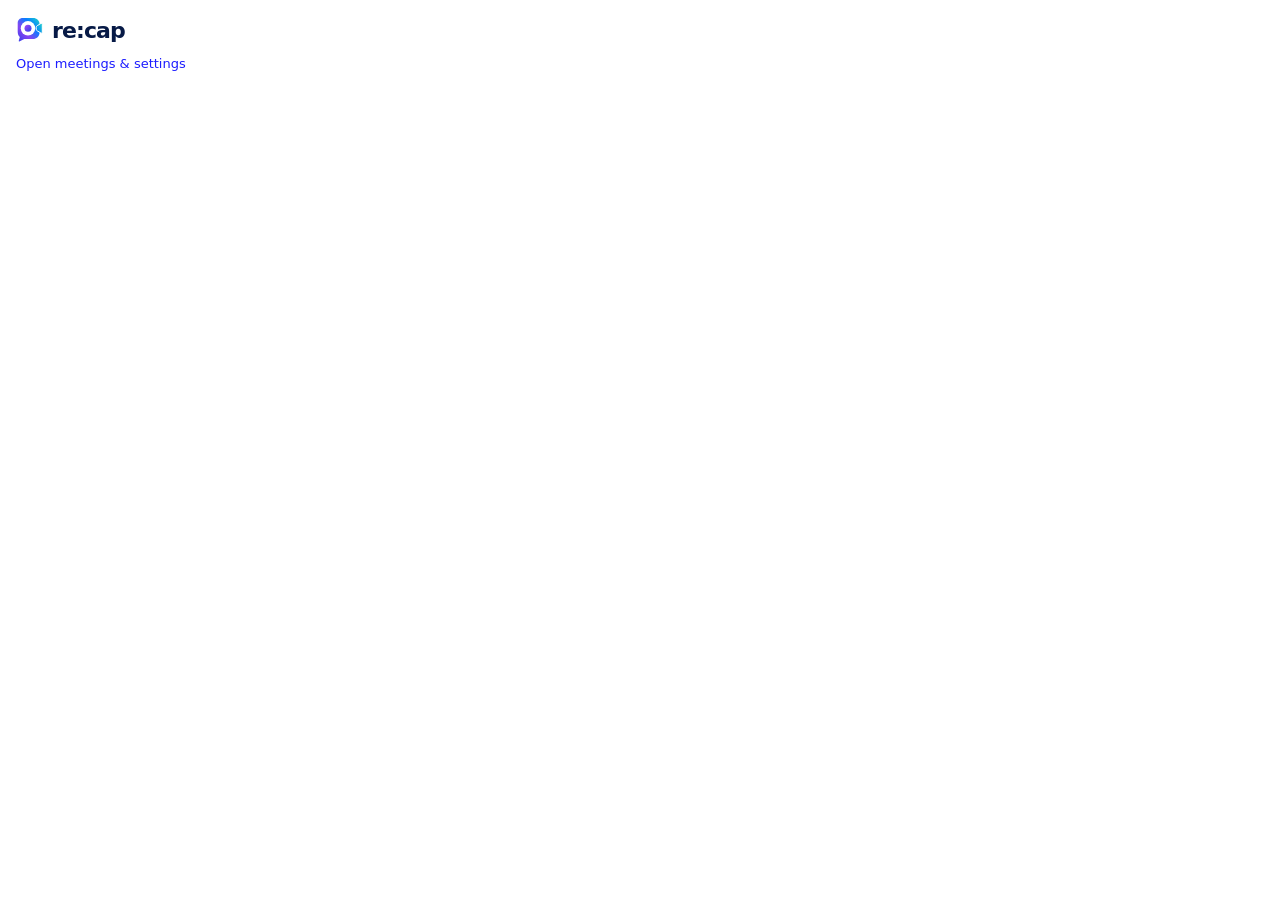
<file: popup.html>
<!doctype html>
<html lang="en">
<head><meta charset="utf-8"><title>re:cap</title><link rel="icon" href="icons/favicon.svg" type="image/svg+xml"><link rel="stylesheet" href="popup.css"></head>
<body>
  <div class="brand"><img src="icons/logo-mark.svg" alt=""><span>re:cap</span></div>

  <section id="idle" hidden>
    <p id="where" class="muted"></p>
    <div id="consent-box" class="notice" hidden>
      <b>Before you record</b>
      <p>re:cap records the audio of the tab you choose (and its video or your screen, if you select that) plus your microphone. Recordings are stored only in this browser.</p>
      <p>To make a transcript, the audio is sent to the AI provider you pick in Settings (Groq, OpenAI, Google Gemini or your own server). The transcript text is then sent to your summary provider (Groq, Anthropic or Google). re:cap has no servers and never receives your data.</p>
      <p>On Google Meet, re:cap posts a notice in the call chat so everyone knows. Elsewhere, tell everyone yourself.</p>
      <button id="agree" class="primary">I understand and agree</button>
    </div>
    <label class="field gated">Video
      <select id="source">
        <option value="tab">This tab only</option>
        <option value="screen">Entire screen or a window…</option>
        <option value="none">None (audio only)</option>
      </select>
    </label>
    <button id="start" class="primary gated" disabled>Start recording this tab</button>
    <p class="muted small gated">Tell everyone on the call you are recording. A notice is posted in the Meet chat (you can turn that off in Settings), and a red badge shows on your screen. On Meet, recording stops by itself when the call ends.</p>
    <p id="mic-warn" class="warn" hidden>Your microphone isn't allowed yet, so only other participants will be recorded. <a href="#" id="grant">Allow microphone</a></p>
    <p id="error" class="error"></p>
  </section>

  <section id="live" hidden>
    <p class="rec"><span class="dot"></span> Recording <b id="timer">00:00</b></p>
    <button id="stop" class="primary">Stop &amp; process</button>
  </section>

  <a href="#" id="open" class="link">Open meetings &amp; settings</a>
  <script type="module" src="popup.js"></script>
</body>
</html>
</file>
<file: app.css>
[hidden] { display: none !important; }
* { box-sizing: border-box; margin: 0; font-family: system-ui, -apple-system, 'Segoe UI', sans-serif; }
body { display: grid; grid-template-columns: 280px 1fr; height: 100vh; color: #000852; }
aside { background: #f7f8ff; border-right: 1px solid #e5e6f0; padding: 16px; display: flex; flex-direction: column; gap: 12px; min-height: 0; }
h1 { font-size: 18px; color: #000082; letter-spacing: -0.03em; }
#list { list-style: none; padding: 0; overflow: auto; flex: 1; display: grid; gap: 4px; align-content: start; }
#list li { padding: 10px 12px; border-radius: 12px; cursor: pointer; display: grid; gap: 2px; }
#list li:hover { background: #eceeff; } #list li.active { background: #e0e3ff; }
#list b { font-size: 14px; white-space: nowrap; overflow: hidden; text-overflow: ellipsis; }
small, .muted { color: #5a5d8d; font-size: 12px; } .muted { font-size: 14px; line-height: 1.5; }
button { font: 600 14px inherit; font-family: inherit; border-radius: 12px; padding: 9px 14px; border: 1px solid #e5e6f0; background: #fff; color: #000082; cursor: pointer; }
button:disabled { opacity: .45; cursor: default; }
button.primary { background: #1d1dff; color: #fff; border: 0; } button.ghost { background: transparent; } button.danger { color: #c0262d; }
main { padding: 40px; overflow: auto; }
section { max-width: 760px; margin: 0 auto; display: grid; gap: 14px; align-content: start; }
header { display: flex; gap: 12px; justify-content: space-between; align-items: center; flex-wrap: wrap; }
input:not([type=checkbox]) { font-size: 15px; padding: 11px 13px; border: 1px solid #e5e6f0; border-radius: 12px; width: 100%; color: #000852; }
#title { font-size: 22px; font-weight: 700; border-color: transparent; flex: 1; min-width: 220px; } #title:hover, #title:focus { border-color: #e5e6f0; }
.actions { display: flex; gap: 6px; flex-wrap: wrap; }
.status { font-size: 14px; color: #5a5d8d; min-height: 20px; } .status.error { color: #c0262d; }
.tabs { display: flex; gap: 8px; } .tabs button { border-radius: 20px; } .tabs button.active { background: #e0e3ff; border-color: #e0e3ff; }
article { line-height: 1.6; font-size: 15px; }
article h3 { margin: 20px 0 6px; color: #000082; } article ul { padding-left: 22px; display: grid; gap: 4px; }
article pre { white-space: pre-wrap; font-size: 14px; line-height: 1.7; }
dialog { border: 0; border-radius: 24px; padding: 28px; width: 460px; max-height: 92vh; overflow: auto; box-shadow: 0 30px 80px rgba(0,0,130,.25); }
dialog::backdrop { background: rgba(0,8,82,.35); } dialog form { display: grid; gap: 12px; }
dialog label { display: grid; gap: 4px; font-size: 13px; font-weight: 600; }
.row { display: flex; gap: 8px; align-items: center; } .row.end { justify-content: flex-end; }

#player video { width: 100%; max-height: 420px; background: #000; border-radius: 16px; }
#player audio { width: 100%; }
.ts { all: unset; cursor: pointer; color: #1d1dff; font-weight: 600; font-size: 13px; font-variant-numeric: tabular-nums; }
.ts:hover { text-decoration: underline; }
.line { display: grid; grid-template-columns: 64px 1fr; gap: 8px; padding: 6px 0; line-height: 1.5; font-size: 14px; border-bottom: 1px solid #f0f1f8; }

.brand { display: flex; align-items: center; gap: 8px; }
.brand img { width: 28px; height: 28px; }
.brand span { font-family: ui-rounded, 'SF Pro Rounded', Nunito, system-ui, sans-serif; font-weight: 900; font-size: 22px; letter-spacing: -0.04em; color: #071A46; }

.panel { display: grid; gap: 12px; }
select { font-size: 15px; padding: 11px 13px; border: 1px solid #e5e6f0; border-radius: 12px; width: 100%; background: #fff; color: #000852; }
dialog a { color: #1d1dff; }

/* meeting page */
#detail { max-width: 1240px; gap: 12px; }
.d-head { display: flex; gap: 12px; align-items: center; justify-content: space-between; }
.actions { display: flex; gap: 8px; align-items: center; }
button.sm { padding: 8px 14px; font-size: 13px; }
.meta { font-size: 13px; color: #5a5d8d; padding-left: 14px; }
.banner { display: flex; gap: 12px; align-items: center; justify-content: space-between; padding: 12px 16px; border-radius: 14px; font-size: 14px; background: #eef0ff; color: #000082; }
.banner.warn { background: #fff7e0; color: #7a5600; }
.banner.error { background: #ffecec; color: #b3191f; }
.banner button { background: #fff; flex-shrink: 0; }
.cols { display: grid; grid-template-columns: minmax(0, 1.25fr) minmax(0, 1fr); gap: 24px; align-items: start; margin-top: 4px; }
.left { position: sticky; top: 0; }
.right { background: #fff; border: 1px solid #e5e6f0; border-radius: 20px; padding: 20px; min-height: 360px; display: grid; gap: 14px; align-content: start; }
.no-media { background: #f7f8ff; border: 1px dashed #c9cdf5; border-radius: 16px; padding: 48px 20px; text-align: center; color: #5a5d8d; font-size: 14px; }
.menu { position: relative; }
.menu summary { list-style: none; cursor: pointer; width: 36px; height: 36px; display: grid; place-items: center; border-radius: 12px; border: 1px solid #e5e6f0; font-size: 18px; color: #000082; user-select: none; }
.menu summary::-webkit-details-marker { display: none; }
.menu[open] summary { background: #eef0ff; }
.menu-pop { position: absolute; right: 0; top: 44px; z-index: 10; min-width: 230px; background: #fff; border: 1px solid #e5e6f0; border-radius: 14px; padding: 6px; box-shadow: 0 16px 40px rgba(0,0,130,.18); display: grid; }
.menu-pop button { border: 0; text-align: left; border-radius: 10px; padding: 10px 12px; font-weight: 500; }
.menu-pop button:hover { background: #f3f4ff; }
.right article { max-height: calc(100vh - 260px); overflow: auto; padding-right: 4px; }
@media (max-width: 1000px) { .cols { grid-template-columns: 1fr; } .left { position: static; } .right article { max-height: none; } }

.io { display: grid; grid-template-columns: 1fr 1fr; gap: 8px; }
.small { font-size: 12px; line-height: 1.4; }

/* ---- re:cap redesign ---- */
:root { --brand: #1d1dff; --navy: #000082; --ink: #071a46; --muted: #5a5d8d; --line: #e5e6f0; --bg: #f7f8ff; }
body { grid-template-columns: 288px 1fr; background: #fff; }
aside { padding: 22px 16px 16px; gap: 10px; background: linear-gradient(180deg, #f5f6ff, #fbf8ff); }
.brand { display: flex; align-items: center; gap: 10px; padding: 0 8px 10px; text-decoration: none; }
.brand img { width: 34px; height: 34px; }
.brand span { font-family: ui-rounded, 'SF Pro Rounded', Nunito, system-ui, sans-serif; font-weight: 900; font-size: 26px; letter-spacing: -0.045em; color: var(--ink); }
.side-label { font-size: 11px; font-weight: 700; letter-spacing: .12em; text-transform: uppercase; color: var(--muted); padding: 6px 10px 0; }
#list li { padding: 11px 12px; border: 1px solid transparent; }
#list li.active { background: #fff; border-color: #dfe2ff; box-shadow: 0 4px 14px rgba(29,29,255,.08); }
#list li small { display: flex; align-items: center; gap: 6px; }
.st { display: inline-flex; align-items: center; gap: 5px; font-weight: 600; }
.st::before { content: ''; width: 7px; height: 7px; border-radius: 50%; background: #f0a400; }
.st-done::before { background: #14a86b; } .st-error::before { background: #d93036; } .st-rec::before { background: #e5342d; animation: pulse 1.2s infinite; }
@keyframes pulse { 50% { opacity: .3; } }
.side-foot { display: grid; gap: 8px; padding-top: 10px; border-top: 1px solid var(--line); }
#open-settings { width: 100%; font-weight: 600; }

main:has(#empty:not([hidden])) { background: radial-gradient(60% 50% at 80% 0%, #f1e8ff 0, transparent 70%), radial-gradient(50% 50% at 10% 90%, #e4efff 0, transparent 70%), #fff; }
.hero { max-width: 880px; justify-items: center; text-align: center; padding: 6vh 0 40px; gap: 14px; }
.hero-logo { width: 116px; height: 116px; border-radius: 34px; background: #fff; display: grid; place-items: center; box-shadow: 0 24px 70px rgba(54,65,237,.28), 0 0 0 1px #eef0ff; }
.hero-logo img { width: 78px; height: 78px; }
.hero-name { font-family: ui-rounded, 'SF Pro Rounded', Nunito, system-ui, sans-serif; font-weight: 900; font-size: 64px; letter-spacing: -0.05em; line-height: 1; color: var(--ink); margin-top: 6px; }
.hero-tag { font-size: 18px; color: var(--muted); max-width: 520px; line-height: 1.5; }
.steps { display: grid; grid-template-columns: repeat(3, minmax(0, 1fr)); gap: 16px; width: 100%; margin: 22px 0 8px; text-align: left; }
.step { background: #fff; border: 1px solid var(--line); border-radius: 22px; padding: 20px; box-shadow: 0 10px 30px rgba(0,0,130,.05); }
.step b { width: 30px; height: 30px; display: grid; place-items: center; border-radius: 50%; color: #fff; font-size: 14px; background: linear-gradient(135deg, #3641ED, #8644F1); margin-bottom: 12px; }
.step h4 { font-size: 15px; color: var(--navy); margin-bottom: 4px; }
.step p { font-size: 13px; line-height: 1.5; color: var(--muted); }
.hero-actions { display: flex; gap: 10px; align-items: center; margin-top: 8px; }
.btn { display: inline-block; font-weight: 600; font-size: 14px; border-radius: 12px; padding: 10px 18px; text-decoration: none; background: var(--brand); color: #fff; }
.chips { list-style: none; padding: 0; display: flex; flex-wrap: wrap; gap: 8px; justify-content: center; margin-top: 10px; }
.chips li { font-size: 12px; font-weight: 600; color: var(--navy); background: #eef0ff; border-radius: 999px; padding: 6px 12px; }

.dtabs { display: flex; gap: 6px; background: #f1f2fb; padding: 4px; border-radius: 14px; }
.dtabs button { flex: 1; border: 0; background: transparent; border-radius: 10px; padding: 9px; font-weight: 600; color: var(--muted); }
.dtabs button.active { background: #fff; color: var(--navy); box-shadow: 0 2px 8px rgba(0,0,130,.1); }
.pane { display: grid; gap: 12px; }
.about { display: grid; gap: 12px; justify-items: center; text-align: center; padding: 8px 0; }
.about-logo { width: 72px; height: 72px; }
.about h3 { font-size: 24px; letter-spacing: -0.03em; color: var(--ink); }
.about h3 small { font-size: 12px; font-weight: 600; color: var(--muted); letter-spacing: 0; margin-left: 4px; }
.links { display: flex; flex-wrap: wrap; gap: 8px; justify-content: center; }
.links a { font-size: 14px; font-weight: 600; text-decoration: none; color: var(--navy); border: 1px solid var(--line); border-radius: 12px; padding: 9px 16px; background: #fff; cursor: pointer; }
.links a:hover { background: var(--bg); }
.links a.sponsor { color: #bf3989; border-color: #f0c9de; background: #fff5fa; }
.links a.sponsor span { margin-right: 4px; }
@media (max-width: 900px) { .steps { grid-template-columns: 1fr; } body { grid-template-columns: 220px 1fr; } }

dialog { margin: auto; }
.dtabs button:focus { outline: none; }
.dtabs button:focus-visible { outline: 2px solid #1d1dff; }

.sp-card { display: grid; grid-template-columns: 48px 1fr; gap: 6px 14px; width: 100%; text-align: left; text-decoration: none; background: #0d1117; color: #f0f6fc; border-radius: 16px; padding: 18px; position: relative; }
.sp-card img { width: 48px; height: 48px; border-radius: 50%; object-fit: cover; background: linear-gradient(135deg, #3641ED, #8644F1); grid-row: span 2; }
.sp-text b { font-size: 16px; line-height: 1.3; display: block; padding-right: 96px; }
.sp-text p { font-size: 13px; line-height: 1.55; color: #9da7b3; margin-top: 6px; }
.sp-btn { position: absolute; top: 16px; right: 16px; font-size: 13px; font-weight: 600; color: #f0f6fc; background: #21262d; border: 1px solid #30363d; border-radius: 8px; padding: 6px 12px; }
.sp-btn span { color: #db61a2; margin-right: 2px; }
.sp-card:hover .sp-btn { background: #30363d; }

.sp-card img { background: #fff; }

/* supported apps + features */
.hero { padding-top: 4vh; }
.apps { width: 100%; display: grid; gap: 10px; justify-items: center; margin-top: 18px; }
.apps-label { font-size: 11px; font-weight: 700; letter-spacing: .14em; text-transform: uppercase; color: var(--muted); }
.apps ul { list-style: none; padding: 0; display: flex; flex-wrap: wrap; gap: 8px; justify-content: center; }
.apps li { display: inline-flex; align-items: center; gap: 8px; font-size: 13px; font-weight: 600; color: var(--navy); background: #fff; border: 1px solid var(--line); border-radius: 999px; padding: 7px 14px; box-shadow: 0 4px 14px rgba(0,0,130,.05); }
.apps li i { width: 9px; height: 9px; border-radius: 50%; display: inline-block; }
.apps-note { font-size: 12px; color: var(--muted); max-width: 560px; line-height: 1.5; }
.features { width: 100%; display: grid; grid-template-columns: repeat(3, minmax(0, 1fr)); gap: 14px; margin-top: 26px; text-align: left; }
.feat { background: linear-gradient(180deg, #fff, #fafbff); border: 1px solid var(--line); border-radius: 20px; padding: 18px; }
.feat span { width: 38px; height: 38px; display: grid; place-items: center; border-radius: 12px; background: #eef0ff; font-size: 18px; margin-bottom: 10px; }
.feat h4 { font-size: 15px; color: var(--navy); margin-bottom: 4px; }
.feat p { font-size: 13px; line-height: 1.5; color: var(--muted); }
@media (max-width: 1100px) { .features { grid-template-columns: repeat(2, minmax(0, 1fr)); } }
@media (max-width: 700px) { .features { grid-template-columns: 1fr; } }

/* line icons */
.feat span.ico { color: #3641ED; }
.feat span.ico svg { width: 20px; height: 20px; }
.sp-btn { display: inline-flex; align-items: center; gap: 6px; }
.sp-btn svg { width: 14px; height: 14px; color: #db61a2; fill: #db61a2; stroke: #db61a2; }
.links a { display: inline-flex; align-items: center; gap: 6px; }
.links a svg { width: 15px; height: 15px; }
.links a.sponsor svg { fill: #bf3989; stroke: #bf3989; }
.check { display: flex !important; flex-direction: row; gap: 10px; align-items: flex-start; font-weight: 600; }
.check input { margin-top: 3px; }
.check small { display: block; font-weight: 400; color: var(--muted); font-size: 12px; margin-top: 2px; }
textarea { font: 14px/1.5 inherit; font-family: inherit; padding: 11px 13px; border: 1px solid #e5e6f0; border-radius: 12px; width: 100%; resize: vertical; color: #000852; }

/* confirm dialog */
dialog.small { width: 400px; max-width: 92vw; text-align: center; }
dialog.small form { justify-items: center; }
dialog.small .row.end { justify-content: center; width: 100%; margin-top: 6px; }
dialog.small .row button { min-width: 120px; }
.confirm-icon { width: 52px; height: 52px; border-radius: 16px; display: grid; place-items: center; background: #eef0ff; color: #3641ED; }
.confirm-icon svg { width: 26px; height: 26px; }
.confirm-icon.danger { background: #ffecec; color: #d93036; }
.danger-solid { background: #d93036; color: #fff; border: 0; border-radius: 12px; padding: 10px 16px; font-weight: 600; cursor: pointer; }
.danger-solid:hover { background: #b9262c; }
#confirm-title { color: #071a46; font-size: 20px; letter-spacing: -0.02em; }
</file>
<file: popup.css>
* { box-sizing: border-box; margin: 0; font-family: system-ui, -apple-system, 'Segoe UI', sans-serif; }
body { width: 320px; padding: 16px; display: grid; gap: 12px; color: #000852; }
h1 { font-size: 18px; color: #000082; letter-spacing: -0.03em; }
section { display: grid; gap: 12px; }
.muted { color: #5a5d8d; font-size: 13px; line-height: 1.4; }
.consent { font-size: 13px; display: flex; gap: 8px; align-items: flex-start; }
button { font: 600 14px inherit; font-family: inherit; padding: 11px 14px; border-radius: 12px; border: 0; cursor: pointer; }
button.primary { background: #1d1dff; color: #fff; }
button:disabled { opacity: .45; cursor: default; }
.rec { display: flex; gap: 8px; align-items: center; font-size: 15px; }
.dot { width: 10px; height: 10px; border-radius: 50%; background: #e5342d; animation: p 1.2s infinite; }
@keyframes p { 50% { opacity: .3; } }
.warn { font-size: 12px; background: #fff7e0; padding: 8px 10px; border-radius: 10px; line-height: 1.4; }
.error { color: #c0262d; font-size: 13px; }
.link { font-size: 13px; color: #1d1dff; text-decoration: none; }
[hidden] { display: none !important; }

.brand { display: flex; align-items: center; gap: 8px; }
.brand img { width: 28px; height: 28px; }
.brand span { font-family: ui-rounded, 'SF Pro Rounded', Nunito, system-ui, sans-serif; font-weight: 900; font-size: 22px; letter-spacing: -0.04em; color: #071A46; }
.small { font-size: 12px; }
.auto { padding-top: 10px; border-top: 1px solid #eceeff; }
.auto small { color: #5a5d8d; font-size: 12px; }
.sub { padding-left: 24px; }
.sub small { color: #5a5d8d; font-size: 12px; }
.field { display: grid; gap: 4px; font-size: 13px; font-weight: 600; }
select { font: 500 14px inherit; font-family: inherit; padding: 9px 10px; border: 1px solid #e5e6f0; border-radius: 10px; background: #fff; color: #000852; }
.notice { display: grid; gap: 8px; background: #f7f8ff; border: 1px solid #e0e3ff; border-radius: 14px; padding: 14px; font-size: 12.5px; line-height: 1.5; color: #000852; }
.notice b { font-size: 14px; color: #000082; }
.notice p { margin: 0; color: #5a5d8d; }
</file>
